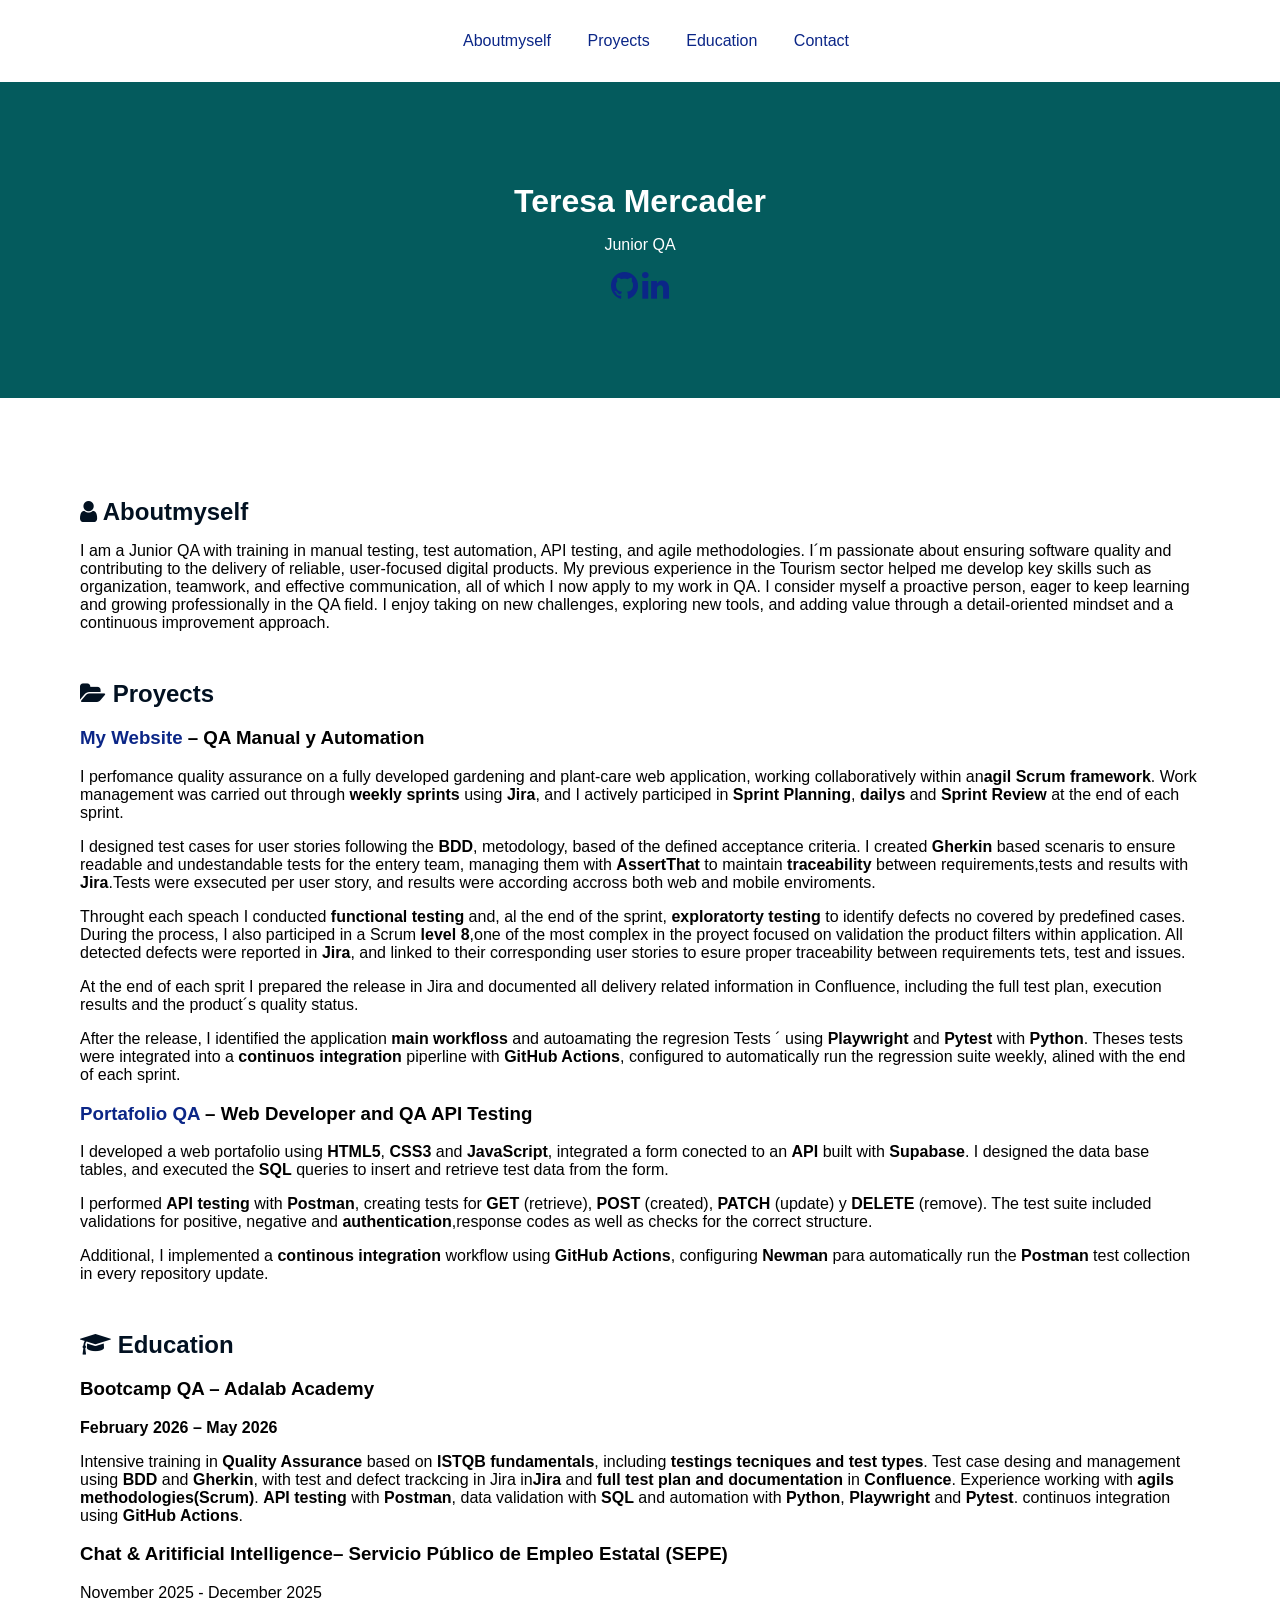
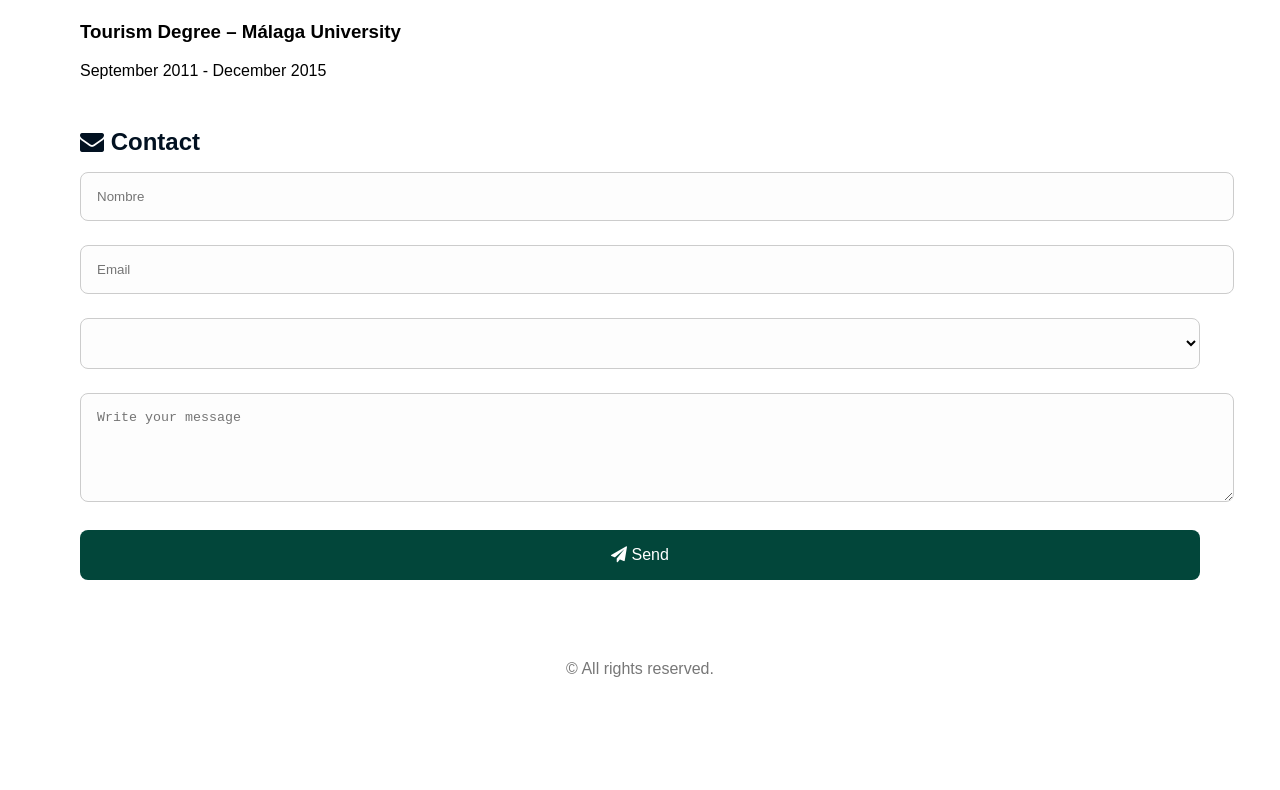
<file: index.html>
<!DOCTYPE html>
<html lang="es">

<head>
  <meta charset="UTF-8" />
  <meta name="viewport" content="width=device-width, initial-scale=1.0" />
  <meta name="description" content="Portfolio Teresa Mercader QA" />
  <meta name="author" content="Teresa Mecader" />
  <title>Teresa Mercader - Portfolio</title>
  <link href="style.css" rel="stylesheet">
  <!-- Importar Font Awesome para los iconos -->
  <link rel="stylesheet" href="https://cdnjs.cloudflare.com/ajax/libs/font-awesome/4.7.0/css/font-awesome.min.css" />
</head>

<body>
  <!-- Menú de navegación -->
  <nav>
    <ul>
      <li><a id="menusobremi" href="#aboutmyself">Aboutmyself</a></li>
      <li><a id="menuproyectos" href="#proyects">Proyects</a></li>
      <li><a id="menueducacion" href="#education">Education</a></li>
      <li><a id="menucontacto" href="#contact">Contact</a></li>
    </ul>
  </nav>
  <header>
    <h1 id="minombre">Teresa Mercader </h1>
    <p id="titulo">Junior QA</p>
    <p>
      <a id="linkgithub" href="https://github.com/TeresaMercaderQAOrganization" title="GitHub"
        class="fa fa-github fa-2x" aria-label="GitHub"></a>
      <a id="linklinkedin" href="https://www.linkedin.com/in/teresa-mercader/" title="LinkedIn"
        class="fa fa-linkedin fa-2x" aria-label="LinkedIn"></a>
    </p>
  </header>
  <main>
    <section id="Aboutmyself">
      <h2 id="titulosobremi">
        <i class="fa fa-user"></i> Aboutmyself
      </h2>
      <p>
        I am a Junior QA with training in manual testing, test automation, API testing, and agile methodologies.
        I´m passionate about ensuring software quality and contributing to the delivery of reliable, user‑focused
        digital products.
        My previous experience in the Tourism sector helped me develop key skills such as organization, teamwork, and
        effective communication, all of which I now apply to my work in QA.
        I consider myself a proactive person, eager to keep learning and growing professionally in the QA field. I enjoy
        taking on new challenges, exploring new tools, and adding value through a detail‑oriented mindset and a
        continuous improvement approach.
      </p>

    </section>

    <section id="Proyects">
      <h2 id="gardeningonlinestore">
        <i class="fa fa-folder-open"></i> Proyects
      </h2>

      <h3>
        <a id="linkproyectoapi"
          href="https://adalab-equipo2.atlassian.net/jira/software/projects/SCRUM/boards/1/backlog" target="_blank">My
          Website</a>
        – QA Manual y Automation
      </h3>
      <p>
        I perfomance quality assurance on a fully developed gardening and plant-care web application,
        working collaboratively within an<strong>agil Scrum framework</strong>. Work management was carried
        out through <strong>weekly sprints</strong> using <strong>Jira</strong>, and I actively participed
        in <strong>Sprint Planning</strong>, <strong>dailys</strong> and <strong>Sprint Review</strong>
        at the end of each sprint.
      </p>

      <p>
        I designed test cases for user stories following the <strong>BDD</strong>, metodology, based of the defined
        acceptance criteria. I created <strong>Gherkin</strong> based scenaris to ensure readable and undestandable
        tests for the entery team, managing them with <strong>AssertThat</strong> to maintain
        <strong>traceability</strong> between requirements,tests and results with <strong>Jira</strong>.Tests were
        exsecuted per user story, and results were according accross both web and mobile enviroments.
      </p>

      <p>
        Throught each speach I conducted <strong>functional testing</strong> and, al the end of the sprint, <strong>
        exploratorty testing</strong> to identify defects no covered by predefined cases.
        During the process, I also participed in a Scrum <strong>level 8</strong>,one of the most complex
        in the proyect focused on validation the product filters within application. All detected defects were reported
        in <strong>Jira</strong>, and linked to their corresponding user stories to esure proper traceability
        between requirements tets, test and issues.
      </p>

      <p>
        At the end of each sprit I prepared the release in Jira and documented all delivery related information in Confluence, 
        including the full test plan, execution results and the product´s quality status.
    
      </p>

      <p>
        After the release, I identified the application <strong>main workfloss </strong> and autoamating the regresion
        Tests ´
        using <strong>Playwright</strong> and <strong>Pytest</strong> with <strong>Python</strong>.
        Theses tests were integrated into a <strong>continuos integration</strong> piperline with
        <strong>GitHub Actions</strong>, configured to automatically run the regression suite weekly, alined
        with the end of each sprint.
      </p>

      <h3>
        <a id="linkproyectoportafolio"
          href="https://teresamercaderqaorganization.github.io/Portafolio-Teresa-Mercader/">Portafolio QA</a>
        – Web Developer and QA API Testing
      </h3>
      <p>
        I developed a web portafolio using <strong>HTML5</strong>, <strong>CSS3</strong> and
        <strong>JavaScript</strong>, integrated a form conected to an <strong>API</strong> built with
        <strong>Supabase</strong>.
        I designed the data base tables, and executed the <strong>SQL</strong> queries to insert and retrieve
        test data from the form.
      </p>

      <p>
        I performed <strong>API testing</strong> with <strong>Postman</strong>, creating
        tests for <strong>GET</strong> (retrieve),
        <strong>POST</strong> (created), <strong>PATCH</strong> (update) y
        <strong>DELETE</strong> (remove). The test suite included validations for positive, negative and
        <strong>authentication</strong>,response codes as well as checks for the correct structure.
      </p>

      <p>
        Additional, I implemented a <strong>continous integration</strong> workflow using
        <strong>GitHub Actions</strong>, configuring <strong>Newman</strong> para automatically
        run the <strong>Postman</strong> test collection in every repository update.
      </p>

    </section>

    <section id="Education">
      <h2 id="tituloeducacion">
        <i class="fa fa-graduation-cap"></i> Education
      </h2>

      <h3>Bootcamp QA – Adalab Academy </h3>
      <p><strong>February 2026 – May 2026</strong></p>
      <p>
        Intensive training in <strong>Quality Assurance</strong> based on
        <strong>ISTQB fundamentals</strong>, including <strong>testings tecniques</strong>
        <strong>and test types</strong>. Test case desing and management using <strong>BDD</strong> and
        <strong>Gherkin</strong>, with test and defect trackcing in Jira
        in<strong>Jira</strong> and <strong>full test plan and documentation </strong> in
        <strong>Confluence</strong>. Experience working with <strong>agils methodologies(Scrum)</strong>.
        <strong>API testing</strong> with <strong>Postman</strong>, data validation with
        <strong>SQL</strong> and automation with <strong>Python</strong>,
        <strong>Playwright</strong> and <strong>Pytest</strong>. continuos integration using
        <strong>GitHub Actions</strong>.
      </p>


      <h3>Chat & Aritificial Intelligence– Servicio Público de Empleo Estatal (SEPE)</h3>
      <p>November 2025 - December 2025</p>

      <h3>Tourism Degree – Málaga University</h3>
      <p>September 2011 - December 2015</p>
    </section>

    <section id="contact">
      <h2 id="titulocontacto">
        <i class="fa fa-envelope"></i> Contact
      </h2>
      <form id="contactForm" onsubmit="return enviarFormulario(event)">
        <input id="nombre" type="text" placeholder="Nombre" required/ maxlength="15">
        <input id="email" type="email" placeholder="Email" required/ maxlength="500">
     <select id="asunto" required>
        <option value=""></option>
        <option value="info">information</option>
        <option value="job">Job offert </option>
        <option value="other">other</option>
        </select>
        <textarea id="mensaje" rows="5" placeholder="Write your message"></textarea>
        <button id="enviar" type="submit">
          <i class="fa fa-paper-plane"></i> Send
        </button>
      </form>
      <p id="formMessage"></p>
    </section>

    <footer>
      <p>&copy; All rights reserved.</p>
    </footer>
</body>
<script src="script.js" defer></script>

</html>
</file>
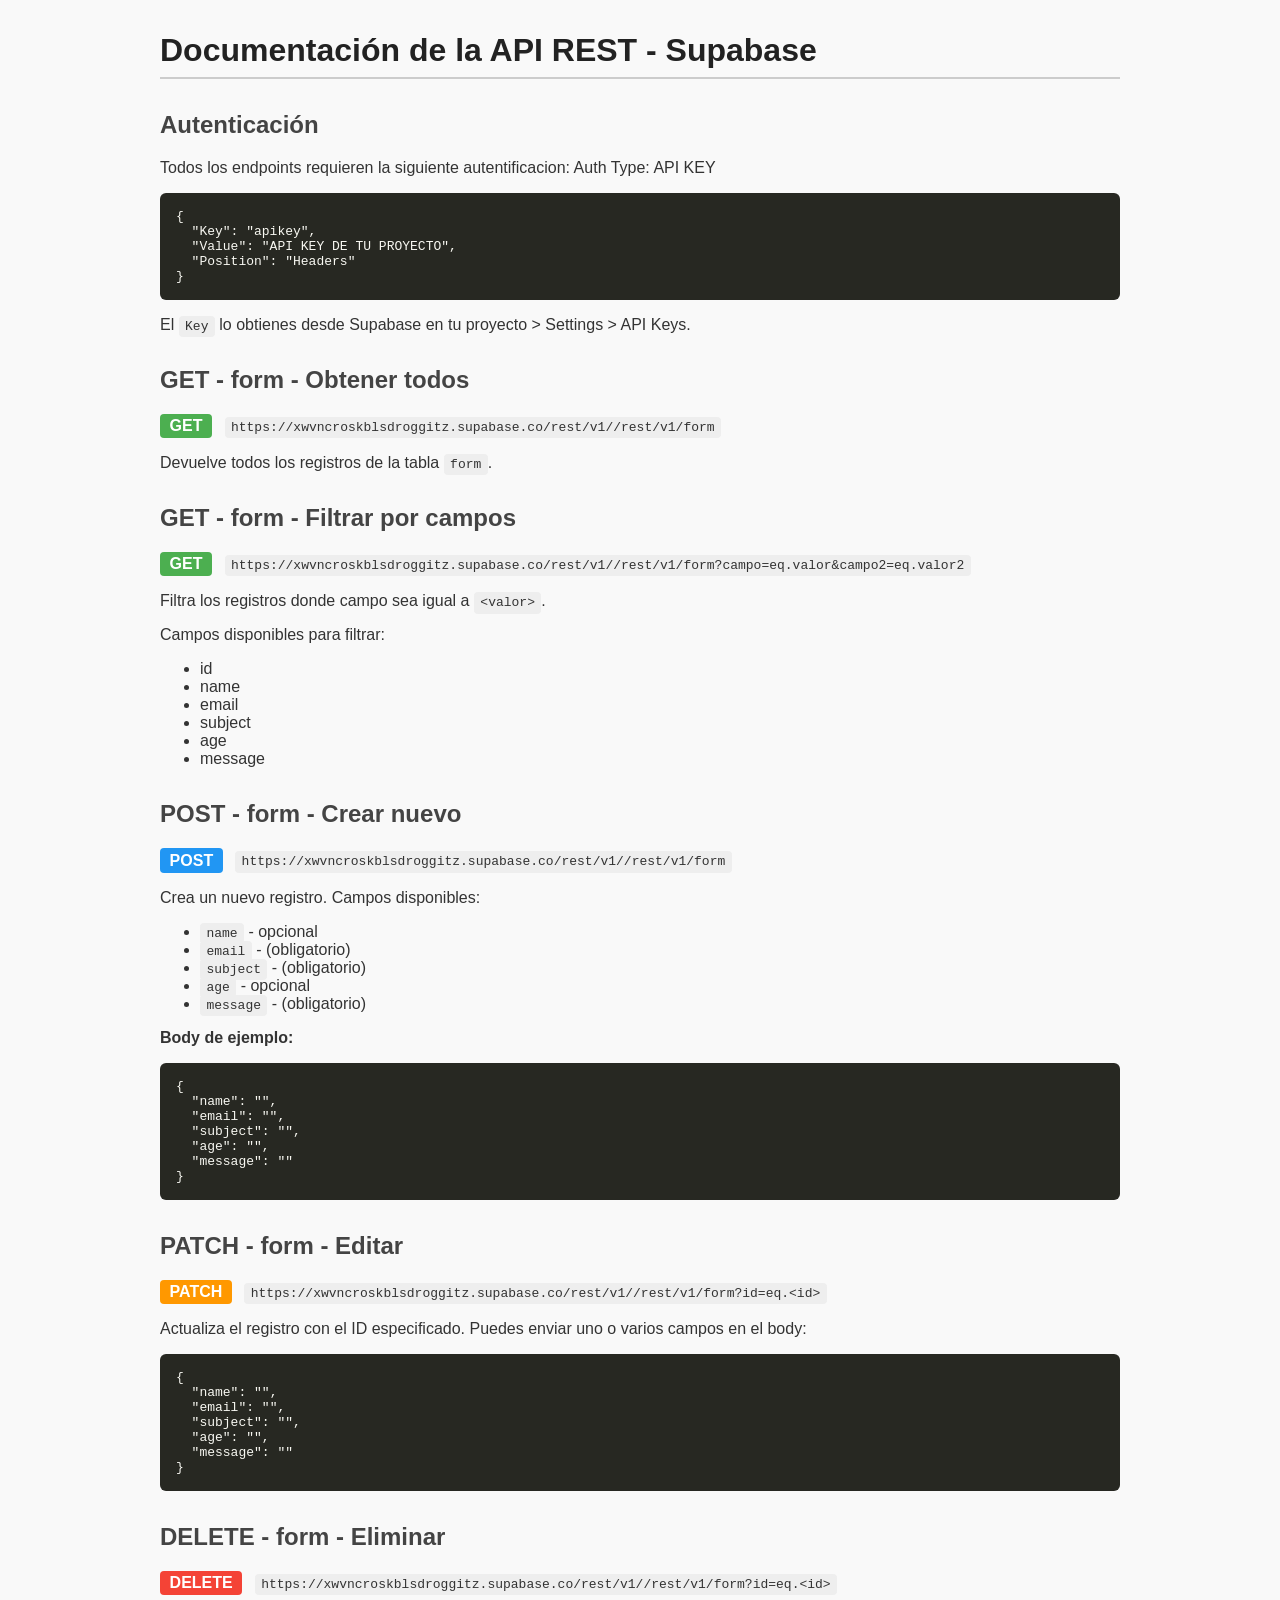
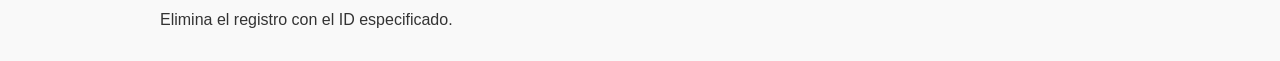
<file: apidoc.html>
<!DOCTYPE html>
<!-- saved from url=(0067)https://bootcamp-qa.github.io/ReportGenerator/documentacionapi.html -->
<html lang="es"><head><meta http-equiv="Content-Type" content="text/html; charset=UTF-8">
  
  <title>Documentación API Supabase</title>
  <style>
    body {
      font-family: 'Segoe UI', sans-serif;
      margin: 2rem auto;
      max-width: 960px;
      background: #f9f9f9;
      color: #333;
    }
    h1 { color: #222; border-bottom: 2px solid #ccc; padding-bottom: 0.5rem; }
    h2 { margin-top: 2rem; color: #444; }
    code { background: #eee; padding: 0.2rem 0.4rem; border-radius: 4px; }
    pre {
      background: #272822;
      color: #f8f8f2;
      padding: 1rem;
      border-radius: 6px;
      overflow-x: auto;
    }
    .method {
      display: inline-block;
      font-weight: bold;
      padding: 0.2rem 0.6rem;
      border-radius: 4px;
      margin-right: 0.5rem;
      color: white;
    }
    .GET { background: #4caf50; }
    .POST { background: #2196f3; }
    .PATCH { background: #ff9800; }
    .DELETE { background: #f44336; }

    label {
      display: block;
      margin-top: 1rem;
      font-weight: bold;
    }
    input[type=text] {
      width: 100%;
      padding: 0.5rem;
      font-size: 1rem;
      margin-top: 0.3rem;
      box-sizing: border-box;
    }
    button {
      margin-top: 1.5rem;
      padding: 0.6rem 1rem;
      font-size: 1rem;
      cursor: pointer;
    }
  </style>
</head>
<body>

<h1>Documentación de la API REST - Supabase</h1>

<form id="form" onsubmit="return false;" style="display: none;">
  <label for="tableName">Nombre de la tabla:</label>
  <input type="text" id="tableName" placeholder="clientes" required="">

  <label for="columns">Columnas (separadas por coma, * indica obligatorio):</label>
  <input type="text" id="columns" placeholder="nombre, telefono*, correo*" required="">

  <label for="baseUrl">Base URL:</label>
  <input type="text" id="baseUrl" placeholder="https://proyecto.supabase.co" required="">

  <button onclick="generate()">GENERAR DOCUMENTACION API</button>
</form>

<!-- Aquí pondremos la documentación generada -->
<div id="docs" style="margin-top:2rem;">
        <h2>Autenticación</h2>
    <p>Todos los endpoints requieren la siguiente autentificacion: Auth Type: API KEY</p>
    <pre>{
  "Key": "apikey",
  "Value": "API KEY DE TU PROYECTO",
  "Position": "Headers"
}</pre>
    <p>El <code>Key</code> lo obtienes desde Supabase en tu proyecto &gt; Settings &gt; API Keys.</p>
  
    <h2>GET - form - Obtener todos </h2>
    <p><span class="method GET">GET</span> <code>https://xwvncroskblsdroggitz.supabase.co/rest/v1//rest/v1/form</code></p>
    <p>Devuelve todos los registros de la tabla <code>form</code>.</p>

    <h2>GET - form - Filtrar por campos</h2>
    <p><span class="method GET">GET</span> <code>https://xwvncroskblsdroggitz.supabase.co/rest/v1//rest/v1/form?campo=eq.valor&amp;campo2=eq.valor2</code></p>
    <p>Filtra los registros donde campo sea igual a <code>&lt;valor&gt;</code>.</p>
    <p>Campos disponibles para filtrar:</p>
    <ul>
      <li>id</li><li>name</li><li>email</li><li>subject</li><li>age</li><li>message</li>
    </ul>

    <h2>POST - form - Crear nuevo</h2>
    <p><span class="method POST">POST</span> <code>https://xwvncroskblsdroggitz.supabase.co/rest/v1//rest/v1/form</code></p>
    <p>Crea un nuevo registro. Campos disponibles:</p>
    <ul>
      <li><code>name</code> - opcional</li><li><code>email</code> -  (obligatorio)</li><li><code>subject</code> -  (obligatorio)</li><li><code>age</code> - opcional</li><li><code>message</code> -  (obligatorio)</li>
    </ul>
    <p><strong>Body de ejemplo:</strong></p>
    <pre>{
  "name": "",
  "email": "",
  "subject": "",
  "age": "",
  "message": ""
}</pre>

    <h2>PATCH - form - Editar </h2>
    <p><span class="method PATCH">PATCH</span> <code>https://xwvncroskblsdroggitz.supabase.co/rest/v1//rest/v1/form?id=eq.&lt;id&gt;</code></p>
    <p>Actualiza el registro con el ID especificado. Puedes enviar uno o varios campos en el body:</p>
    <pre>{
  "name": "<nuevo string="">",
  "email": "<nuevo string="">",
  "subject": "<nuevo string="">",
  "age": "<nuevo string="">",
  "message": "<nuevo string="">"
}</nuevo></nuevo></nuevo></nuevo></nuevo></pre>

    <h2>DELETE - form - Eliminar </h2>
    <p><span class="method DELETE">DELETE</span> <code>https://xwvncroskblsdroggitz.supabase.co/rest/v1//rest/v1/form?id=eq.&lt;id&gt;</code></p>
    <p>Elimina el registro con el ID especificado.</p>


  </div>

<script>
function generate() {
  let tableName = document.getElementById('tableName').value.trim() || 'clientes';
  const columnsRaw = document.getElementById('columns').value.trim();
  const baseUrlRaw = document.getElementById('baseUrl').value.trim() || 'https://<TU_PROYECTO>.supabase.co';

  // Procesar columnas
  const colsArr = columnsRaw.split(',').map(c => c.trim()).filter(c => c.length > 0);

  const columns = colsArr.map(col => {
    let required = false;
    let name = col;
    if (col.endsWith('*')) {
      required = true;
      name = col.slice(0, -1).trim();
    }
    return { name, type: "string", required };
  });

  const baseUrl = `${baseUrlRaw}/rest/v1/${tableName}`;

  function generatePostBody() {
    const obj = {};
    columns.forEach(col => {
      if (col.name !== "id") {
        obj[col.name] = "";
      }
    });
    return JSON.stringify(obj, null, 2);
  }

  function generatePatchBody() {
    const obj = {};
    columns.forEach(col => {
      if (col.name !== "id") {
        obj[col.name] = `<nuevo ${col.type}>`;
      }
    });
    return JSON.stringify(obj, null, 2);
  }

  // Construir el HTML para la documentación
  let html = `
        <h2>Autenticación</h2>
    <p>Todos los endpoints requieren la siguiente autentificacion: Auth Type: API KEY</p>
    <pre>{
  "Key": "apikey",
  "Value": "API KEY DE TU PROYECTO",
  "Position": "Headers"
}</pre>
    <p>El <code>Key</code> lo obtienes desde Supabase en tu proyecto &gt; Settings &gt; API Keys.</p>
  
    <h2>GET - ${tableName} - Obtener todos </h2>
    <p><span class="method GET">GET</span> <code>${baseUrl}</code></p>
    <p>Devuelve todos los registros de la tabla <code>${tableName}</code>.</p>

    <h2>GET - ${tableName} - Filtrar por campos</h2>
    <p><span class="method GET">GET</span> <code>${baseUrl}?campo=eq.valor&campo2=eq.valor2</code></p>
    <p>Filtra los registros donde campo sea igual a <code>&lt;valor&gt;</code>.</p>
    <p>Campos disponibles para filtrar:</p>
    <ul>
      ${columns.map(col => `<li>${col.name}</li>`).join('')}
    </ul>

    <h2>POST - ${tableName} - Crear nuevo</h2>
    <p><span class="method POST">POST</span> <code>${baseUrl}</code></p>
    <p>Crea un nuevo registro. Campos disponibles:</p>
    <ul>
      ${columns.filter(c => c.name !== 'id').map(col => `<li><code>${col.name}</code> - ${col.required ? " (obligatorio)" : "opcional"}</li>`).join('')}
    </ul>
    <p><strong>Body de ejemplo:</strong></p>
    <pre>${generatePostBody()}</pre>

    <h2>PATCH - ${tableName} - Editar </h2>
    <p><span class="method PATCH">PATCH</span> <code>${baseUrl}?id=eq.&lt;id&gt;</code></p>
    <p>Actualiza el registro con el ID especificado. Puedes enviar uno o varios campos en el body:</p>
    <pre>${generatePatchBody()}</pre>

    <h2>DELETE - ${tableName} - Eliminar </h2>
    <p><span class="method DELETE">DELETE</span> <code>${baseUrl}?id=eq.&lt;id&gt;</code></p>
    <p>Elimina el registro con el ID especificado.</p>


  `;

  document.getElementById('docs').innerHTML = html;
   document.getElementById('form').style.display = 'none';
  
}


</script>




</body></html>
</file>
<file: style.css>
body {
  font-family: Verdana, Arial, sans-serif;
  font-size: 1rem;
  color: black;
  margin: 0;
}

header {
  background-color: rgb(4, 91, 93);
  color: white;
  padding: 5rem;
  text-align: center;
}

main {
  padding: 5rem;
  text-align: left;
}

nav {
  text-align: center;
  width:100%;
  padding: 1rem;
}

nav ul {
  padding: 0;
  margin: 0;
    background-color: white;
  
}

nav ul li {
  display: inline-block;
  margin: 0rem;
  font-size: 1rem;
  padding: 1rem;
  border-radius: 0.5rem ;

}
/* Menú vertical en móvil */
@media (max-width: 768px) {
  nav ul li {
    display: block;
    margin: 0.8rem 0;
  }
}

h1 {
  font-size: 2rem;
  margin-bottom: 1rem;
}

p {
  font-size: 1rem;
  margin-bottom: 1rem;
}

a {
  color: #0b2687;
  text-decoration: none;
}

a:hover {
  text-decoration: underline;
}

section {
  margin-bottom: 3rem;
}

h2 {
  font-size: 1.5rem;
  margin-bottom: 1rem;
  color: #021121;
}

/* FORMULARIO */
form {
  width: 100%;
  font-size: 1rem;
}

input,
textarea,
select {
  width: 100%;
  padding: 1rem;
  margin-bottom: 1.5rem;
  border: 1px solid #ccc;
  border-radius: 0.5rem;
  background-color: #fdfdfd;
}

button {
  width: 100%;
  padding: 1rem;
  background-color: #02463a;
  color: white;
  border: none;
  border-radius: 0.5rem;
  font-size: 1rem;
}

footer {
  margin-top: 2rem;
  padding: 1rem;
  font-size: 0.9rem;
  color: #777;
  text-align: center;
}

table {
  width: 100%;
  border-collapse: collapse;
  table-layout: fixed; /* CLAVE */
  font-family: Arial, sans-serif;
}

th, td {
  border: 1px solid #ddd;
  padding: 6px;
  font-size: 14px;
  word-wrap: break-word;
  overflow-wrap: break-word;
}

thead {
  background-color: #f4f4f4;
}

/* Móvil */
@media (max-width: 768px) {
  th, td {
    font-size: 12px;
    padding: 4px;
  }
}
</file>
